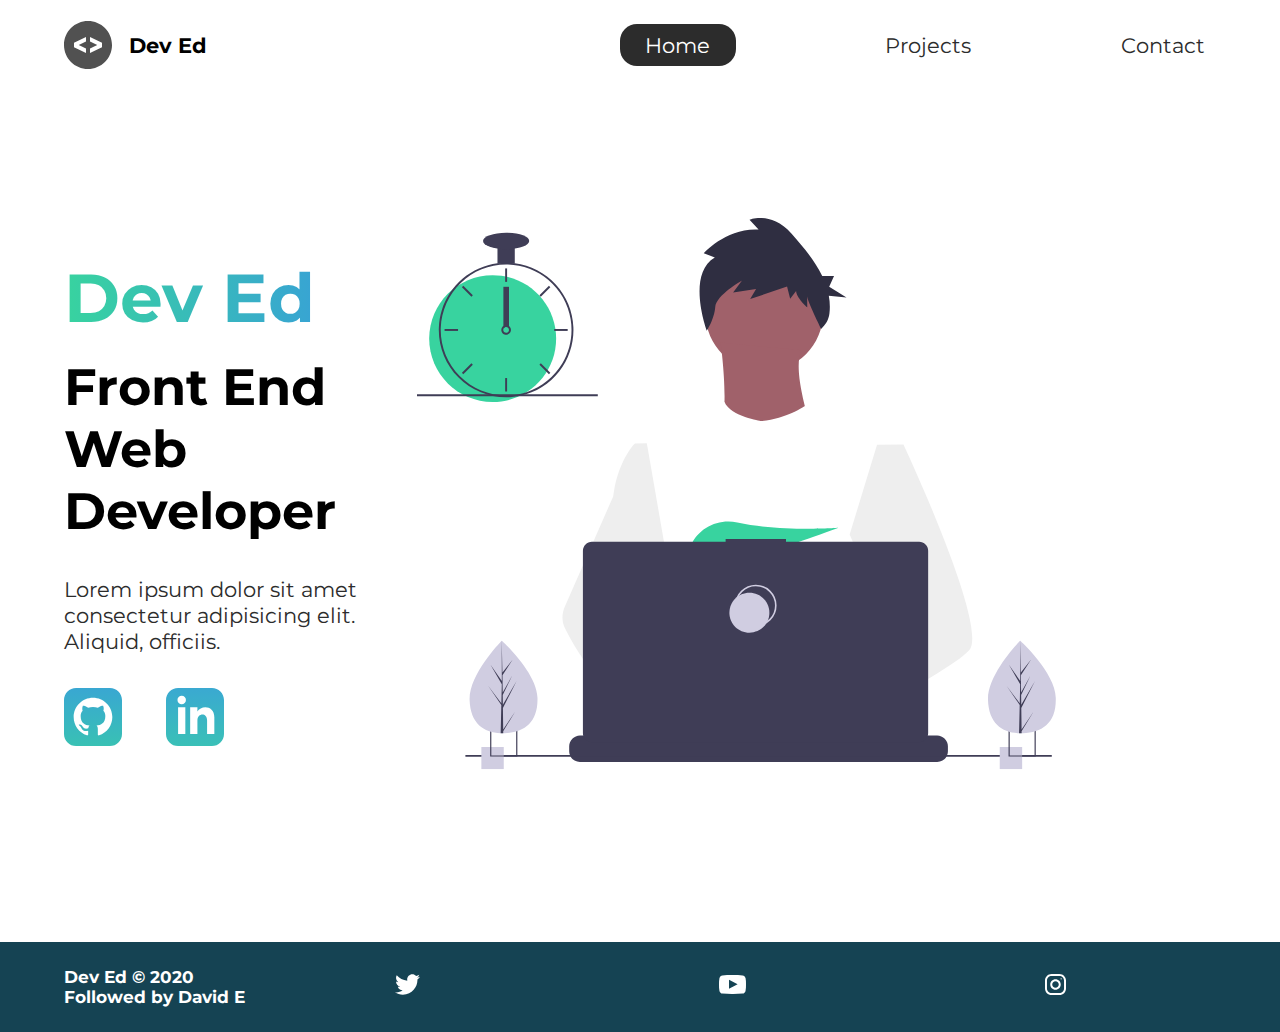
<file: index.html>
<!DOCTYPE html>
<html lang="en">
  <head>
    <meta charset="UTF-8" />
    <meta name="viewport" content="width=device-width, initial-scale=1.0" />
    <meta http-equiv="X-UA-Compatible" content="ie=edge" />
    <meta
      name="description"
      content="Dev Ed is a front end web developer who specializes in html,css"
    />
    <meta name="robots" content="index, follow" />
    <link rel="icon" href="./img/icons8-monitor-48.png" />
    <link
      href="https://fonts.googleapis.com/css2?family=Montserrat:wght@400;500&display=swap"
      rel="stylesheet"
    />
    <link rel="stylesheet" href="./styles/styles.css" />
    <title>Dev Ed | Web Developer</title>
  </head>
  <body>
    <header class="main-head">
      <nav>
        <div class="logo">
          <img src="./icons/code.svg" alt="logo" />
          <h1>Dev Ed</h1>
        </div>
        <ul>
          <li><a class="active" href="./">Home</a></li>
          <li><a href="./projects/">Projects</a></li>
          <li><a href="./contact/">Contact</a></li>
        </ul>
      </nav>
    </header>
    <section class="intro">
      <div class="intro-text">
        <h2>Dev Ed</h2>
        <h3>
          Front End Web
          <br />
          Developer
        </h3>
        <p>
          Lorem ipsum dolor sit amet consectetur adipisicing elit. Aliquid,
          officiis.
        </p>
        <div class="intro-social">
          <a href="#"
            ><img src="./icons/github.svg" alt="github-social-link"
          /></a>
          <a href="#"
            ><img src="./icons/linked-in.svg" alt="linkedin-social-link"
          /></a>
        </div>
      </div>
      <div class="intro-images">
        <svg
          width="799"
          height="690"
          viewbox="0 0 799 690"
          fill="none"
          xmlns="http://www.w3.org/2000/svg"
        >
          <g id="undraw_dev_productivity_umsq (1) 1" clip-path="url(#clip0)">
            <path
              id="Vector"
              d="M516.92 624.636C516.92 624.636 512.16 626.266 504.42 628.576C487.31 633.706 455.65 642.216 428.82 643.916C405.72 645.396 386.2 641.836 382.63 626.766C381.1 620.286 383.27 614.956 388 610.576C402.12 597.486 439 592.796 468.25 591.186C476.51 590.736 484.15 590.526 490.51 590.446C501.31 590.306 508.39 590.526 508.39 590.526L508.56 591.186L516.92 624.636Z"
              fill="#A0616A"
            />
            <path
              id="Vector_2"
              d="M436.99 672.586C418.61 695.346 342.73 647.666 316.19 629.886C310.41 626.016 306.97 623.566 306.97 623.566L331.25 591.186L338.94 580.936C338.94 580.936 345.82 584.586 355.99 590.526C356.36 590.746 356.73 590.966 357.11 591.186C365.88 596.336 376.89 603.066 388 610.576C403.33 620.946 418.83 632.776 428.82 643.916C438.59 654.806 443.08 665.036 436.99 672.586Z"
              fill="#A0616A"
            />
            <g id="me">
              <path
                id="Vector_3"
                d="M434.672 191.952C475.283 191.607 507.926 158.406 507.582 117.795C507.237 77.1832 474.036 44.5403 433.425 44.8847C392.813 45.2291 360.17 78.4303 360.515 119.042C360.859 159.653 394.06 192.296 434.672 191.952Z"
                fill="#A0616A"
              />
              <path
                id="Vector_4"
                d="M379.477 155.65C379.477 155.65 394.216 259.972 373.002 271.875C351.787 283.779 499.929 283.588 499.929 283.588C499.929 283.588 466.124 193.284 480.809 165.449L379.477 155.65Z"
                fill="#A0616A"
              />
              <path
                id="Vector_5"
                d="M608.101 283.199L596.257 339.402L571.214 458.308L570.49 464.815L562.138 540.138L556.582 590.177L552.857 623.79C528.584 636.526 510.988 645.326 510.988 645.326C510.988 645.326 509.404 637.719 506.871 627.99C489.805 633.265 458.218 642.043 431.404 643.97C441.266 654.777 445.842 664.969 439.817 672.57C421.63 695.485 345.349 648.45 318.659 630.896C318.077 635.158 317.879 639.464 318.068 643.762L297.626 628.314L299.331 592.359L302.206 531.522L305.819 455.229C304.448 451.975 303.294 448.634 302.364 445.228C295.956 423.161 288.032 379.057 281.928 342.067C277.016 312.298 273.302 287.138 272.517 281.785C272.411 281.086 272.358 280.726 272.358 280.726L384.363 230.094C392.509 248.556 429.865 253.809 429.865 253.809C460.756 251.417 484.847 234.913 484.847 234.913L608.101 283.199Z"
                fill="white"
              />
              <path
                id="Vector_6"
                d="M372.285 49.3811L358.49 43.9934C358.49 43.9934 386.969 12.1 426.99 14.513L415.635 2.22366C415.635 2.22366 443.04 -9.01799 468.283 19.6674C481.553 34.7467 496.908 52.4737 506.557 72.5077L521.281 72.3829L515.251 85.9663L536.874 99.3152L514.777 97.0719C516.155 104.471 516.421 112.034 515.566 119.511C514.683 126.991 510.928 133.835 505.094 138.598V138.598C505.094 138.598 487.743 103.449 487.696 97.9443L487.813 111.705C487.813 111.705 473.959 99.4371 473.889 91.1807L466.471 100.877L462.593 85.7717L416.475 101.301L423.87 88.8526L395.157 93.2246L406.278 77.9923C406.278 77.9923 373.932 96.1568 372.811 111.304C371.689 126.452 362.299 140.875 362.299 140.875C362.299 140.875 336.213 70.3294 372.285 49.3811Z"
                fill="#2F2E41"
              />
              <path
                id="Vector_7"
                d="M690.215 540.422C682.794 548.605 664.338 560.992 641.951 574.422C633.623 579.413 624.757 584.559 615.71 589.676C594.122 601.889 571.514 614.001 552.857 623.79C528.584 636.526 510.988 645.326 510.988 645.326C510.988 645.326 509.403 637.719 506.871 627.99C503.48 614.968 498.397 598.141 493.184 590.715C493.002 590.456 492.82 590.218 492.638 589.979C491.121 588.022 489.601 586.885 488.112 586.897L562.138 540.138L594.127 519.926L570.489 464.814L540.842 395.683L557.908 339.727L575.062 283.479L608.101 283.199C608.101 283.199 619.243 306.985 633.514 340.166C635.647 345.128 637.851 350.299 640.096 355.64C669.469 425.394 706.176 522.836 690.215 540.422Z"
                fill="#EEEEEE"
              />
              <path
                id="Vector_8"
                d="M358.123 591.2C355.41 591.212 352.702 591.456 350.029 591.928C327.074 596.073 320.47 616.94 318.659 630.896C318.077 635.158 317.879 639.464 318.068 643.761L297.626 628.314L290.178 622.687C272.316 616.628 256.353 605.733 242.483 592.84C230.449 581.456 219.634 568.849 210.213 555.223C200.831 541.793 192.448 527.692 185.134 513.034C183.094 508.943 181.977 504.454 181.864 499.884C181.751 495.314 182.644 490.775 184.48 486.588L209.154 430.327L245.218 348.098C245.471 346.146 245.752 344.237 246.059 342.371C252.995 300.511 272.367 281.786 272.367 281.786L287.286 281.659L297.778 341.932L310.813 416.815L302.364 445.227L282.839 510.845L302.205 531.522L358.123 591.2Z"
                fill="#EEEEEE"
              />
            </g>
            <path
              id="Vector_9"
              d="M372.877 415.806L385.631 430.686C390.37 429.783 395.319 428.721 400.416 427.529L396.752 415.806L405.71 426.256C459.707 412.975 526.637 387.155 526.637 387.155C526.637 387.155 454.379 392.453 400.428 380.666C376.558 375.451 351.998 387.284 342.202 409.668C336.508 422.679 337.403 433.951 357.596 433.951C364.419 433.835 371.223 433.195 377.949 432.037L372.877 415.806Z"
              fill="#38D39F"
            />
            <path
              id="Vector_10"
              d="M663.65 660.386V666.456C663.654 668.122 663.345 669.774 662.74 671.326C662.472 672.018 662.147 672.687 661.77 673.326C660.578 675.326 658.887 676.983 656.862 678.133C654.838 679.283 652.549 679.887 650.22 679.886H203.67C201.342 679.887 199.053 679.283 197.028 678.133C195.003 676.983 193.312 675.326 192.12 673.326C191.743 672.687 191.419 672.018 191.15 671.326C190.546 669.774 190.237 668.122 190.24 666.456V660.386C190.24 658.622 190.587 656.876 191.262 655.246C191.936 653.616 192.926 652.136 194.173 650.888C195.42 649.641 196.901 648.652 198.53 647.977C200.16 647.302 201.906 646.955 203.67 646.956H229.41V644.126C229.41 644.052 229.425 643.979 229.453 643.911C229.481 643.843 229.522 643.782 229.574 643.73C229.626 643.678 229.688 643.636 229.756 643.608C229.824 643.58 229.897 643.566 229.97 643.566H243.4C243.474 643.566 243.547 643.58 243.615 643.608C243.683 643.636 243.745 643.678 243.797 643.73C243.849 643.782 243.89 643.843 243.918 643.911C243.946 643.979 243.96 644.052 243.96 644.126V646.956H252.35V644.126C252.35 644.052 252.365 643.979 252.393 643.911C252.421 643.843 252.462 643.782 252.514 643.73C252.566 643.678 252.628 643.636 252.696 643.608C252.764 643.58 252.837 643.566 252.91 643.566H266.34C266.414 643.566 266.487 643.58 266.555 643.608C266.623 643.636 266.684 643.678 266.736 643.73C266.789 643.782 266.83 643.843 266.858 643.911C266.886 643.979 266.9 644.052 266.9 644.126V646.956H275.3V644.126C275.3 644.052 275.315 643.979 275.343 643.911C275.371 643.843 275.412 643.782 275.464 643.73C275.516 643.678 275.578 643.636 275.646 643.608C275.714 643.58 275.787 643.566 275.86 643.566H289.29C289.364 643.566 289.437 643.58 289.505 643.608C289.573 643.636 289.634 643.678 289.686 643.73C289.739 643.782 289.78 643.843 289.808 643.911C289.836 643.979 289.85 644.052 289.85 644.126V646.956H298.24V644.126C298.24 644.052 298.255 643.979 298.283 643.911C298.311 643.843 298.352 643.782 298.404 643.73C298.456 643.678 298.518 643.636 298.586 643.608C298.654 643.58 298.727 643.566 298.8 643.566H312.23C312.304 643.566 312.377 643.58 312.445 643.608C312.513 643.636 312.574 643.678 312.626 643.73C312.678 643.782 312.72 643.843 312.748 643.911C312.776 643.979 312.79 644.052 312.79 644.126V646.956H321.18V644.126C321.18 644.052 321.194 643.979 321.223 643.911C321.251 643.843 321.292 643.782 321.344 643.73C321.396 643.678 321.458 643.636 321.526 643.608C321.594 643.58 321.667 643.566 321.74 643.566H335.17C335.244 643.566 335.317 643.58 335.385 643.608C335.453 643.636 335.514 643.678 335.566 643.73C335.618 643.782 335.66 643.843 335.688 643.911C335.716 643.979 335.73 644.052 335.73 644.126V646.956H344.13V644.126C344.13 644.052 344.145 643.979 344.173 643.911C344.201 643.843 344.242 643.782 344.294 643.73C344.346 643.678 344.408 643.636 344.476 643.608C344.544 643.58 344.617 643.566 344.69 643.566H358.12C358.194 643.566 358.267 643.58 358.335 643.608C358.403 643.636 358.464 643.678 358.516 643.73C358.569 643.782 358.61 643.843 358.638 643.911C358.666 643.979 358.68 644.052 358.68 644.126V646.956H367.07V644.126C367.07 644.052 367.085 643.979 367.113 643.911C367.141 643.843 367.182 643.782 367.234 643.73C367.286 643.678 367.348 643.636 367.416 643.608C367.484 643.58 367.557 643.566 367.63 643.566H472.83C472.904 643.566 472.977 643.58 473.045 643.608C473.113 643.636 473.174 643.678 473.227 643.73C473.279 643.782 473.32 643.843 473.348 643.911C473.376 643.979 473.39 644.052 473.39 644.126V646.956H481.79V644.126C481.79 644.052 481.804 643.979 481.833 643.911C481.861 643.843 481.902 643.782 481.954 643.73C482.006 643.678 482.068 643.636 482.136 643.608C482.204 643.58 482.277 643.566 482.35 643.566H495.78C495.928 643.567 496.07 643.627 496.175 643.732C496.279 643.836 496.339 643.978 496.34 644.126V646.956H504.73V644.126C504.73 644.052 504.745 643.979 504.773 643.911C504.801 643.843 504.842 643.782 504.894 643.73C504.946 643.678 505.008 643.636 505.076 643.608C505.144 643.58 505.217 643.566 505.29 643.566H518.72C518.794 643.566 518.867 643.58 518.935 643.608C519.003 643.636 519.065 643.678 519.117 643.73C519.169 643.782 519.21 643.843 519.238 643.911C519.266 643.979 519.28 644.052 519.28 644.126V646.956H527.67V644.126C527.67 644.052 527.685 643.979 527.713 643.911C527.741 643.843 527.782 643.782 527.834 643.73C527.886 643.678 527.948 643.636 528.016 643.608C528.084 643.58 528.157 643.566 528.23 643.566H541.66C541.734 643.566 541.807 643.58 541.875 643.608C541.943 643.636 542.005 643.678 542.057 643.73C542.109 643.782 542.15 643.843 542.178 643.911C542.206 643.979 542.22 644.052 542.22 644.126V646.956H550.62V644.126C550.62 644.052 550.635 643.979 550.663 643.911C550.691 643.843 550.732 643.782 550.784 643.73C550.836 643.678 550.898 643.636 550.966 643.608C551.034 643.58 551.107 643.566 551.18 643.566H564.61C564.757 643.568 564.898 643.628 565.001 643.733C565.104 643.837 565.161 643.979 565.16 644.126V646.956H573.56V644.126C573.56 644.052 573.575 643.979 573.603 643.911C573.631 643.843 573.672 643.782 573.724 643.73C573.776 643.678 573.838 643.636 573.906 643.608C573.974 643.58 574.047 643.566 574.12 643.566H587.55C587.624 643.566 587.697 643.58 587.765 643.608C587.833 643.636 587.895 643.678 587.947 643.73C587.999 643.782 588.04 643.843 588.068 643.911C588.096 643.979 588.11 644.052 588.11 644.126V646.956H596.5V644.126C596.5 644.052 596.515 643.979 596.543 643.911C596.571 643.843 596.612 643.782 596.664 643.73C596.716 643.678 596.778 643.636 596.846 643.608C596.914 643.58 596.987 643.566 597.06 643.566H610.49C610.564 643.566 610.637 643.58 610.705 643.608C610.773 643.636 610.835 643.678 610.887 643.73C610.939 643.782 610.98 643.843 611.008 643.911C611.036 643.979 611.05 644.052 611.05 644.126V646.956H650.22C651.984 646.955 653.731 647.302 655.36 647.977C656.99 648.652 658.471 649.641 659.718 650.888C660.965 652.136 661.954 653.616 662.629 655.246C663.304 656.876 663.651 658.622 663.65 660.386Z"
              fill="#3F3D56"
            />
            <path
              id="Vector_11"
              d="M793.5 671.326H60.5V673.326H793.5V671.326Z"
              fill="#3F3D56"
            />
            <path
              id="Vector_12"
              d="M627.694 404.757H461.251V401.326H385.78V404.757H218.651C215.665 404.757 212.801 405.943 210.69 408.054C208.578 410.166 207.392 413.029 207.392 416.015V643.927C207.392 646.913 208.578 649.776 210.69 651.888C212.801 653.999 215.665 655.185 218.651 655.185H627.694C630.68 655.185 633.544 653.999 635.655 651.888C637.767 649.776 638.953 646.913 638.953 643.927V416.015C638.953 414.537 638.662 413.073 638.096 411.707C637.53 410.341 636.701 409.1 635.655 408.054C634.61 407.009 633.369 406.18 632.003 405.614C630.637 405.048 629.173 404.757 627.694 404.757Z"
              fill="#3F3D56"
            />
            <path
              id="Vector_13"
              d="M423.5 509.326C437.307 509.326 448.5 498.133 448.5 484.326C448.5 470.519 437.307 459.326 423.5 459.326C409.693 459.326 398.5 470.519 398.5 484.326C398.5 498.133 409.693 509.326 423.5 509.326Z"
              stroke="#D0CDE1"
              stroke-width="2"
              stroke-miterlimit="10"
            />
            <path
              id="Vector_14"
              d="M415.5 518.326C429.307 518.326 440.5 507.133 440.5 493.326C440.5 479.519 429.307 468.326 415.5 468.326C401.693 468.326 390.5 479.519 390.5 493.326C390.5 507.133 401.693 518.326 415.5 518.326Z"
              fill="#D0CDE1"
            />
            <path
              id="Vector_15"
              d="M108.446 661.223H80.4463V689.223H108.446V661.223Z"
              fill="#D0CDE1"
            />
            <path
              id="Vector_16"
              d="M91.4502 639.223V673.223H125.45V639.223H91.4502ZM123.97 671.743H92.9202V640.703H123.97V671.743Z"
              fill="#3F3D56"
            />
            <path
              id="Vector_17"
              d="M756.446 661.223H728.446V689.223H756.446V661.223Z"
              fill="#D0CDE1"
            />
            <path
              id="Vector_18"
              d="M739.45 639.223V673.223H773.45V639.223H739.45ZM771.97 671.743H740.92V640.703H771.97V671.743Z"
              fill="#3F3D56"
            />
            <path
              id="Vector_19"
              d="M94.5802 230.113C138.399 230.113 173.921 194.592 173.921 150.773C173.921 106.955 138.399 71.4326 94.5802 71.4326C50.7617 71.4326 15.2397 106.955 15.2397 150.773C15.2397 194.592 50.7617 230.113 94.5802 230.113Z"
              fill="#38D39F"
            />
            <path
              id="Vector_20"
              d="M122.229 56.4899C115.045 55.5763 107.774 55.5763 100.59 56.4899C84.586 58.5913 69.5203 65.2398 57.181 75.6465C44.8417 86.0532 35.7467 99.7813 30.9754 115.202C28.8053 122.229 27.5764 129.514 27.3208 136.864C27.2848 137.886 27.2607 138.92 27.2607 139.954C27.283 162.264 36.1559 183.655 51.932 199.431C67.7082 215.207 89.0989 224.08 111.41 224.103C113.201 224.103 114.992 224.042 116.759 223.934C120.907 223.674 125.03 223.103 129.093 222.227C148.495 218.055 165.798 207.161 177.947 191.468C190.095 175.776 196.308 156.295 195.487 136.467C194.665 116.638 186.863 97.738 173.459 83.1039C160.054 68.4698 141.909 59.0435 122.229 56.4899H122.229ZM137.748 217.347H137.736C130.959 219.659 123.905 221.062 116.759 221.518C114.992 221.638 113.201 221.698 111.41 221.698C89.7377 221.672 68.961 213.051 53.6367 197.727C38.3123 182.402 29.6914 161.626 29.6649 139.954C29.6649 138.92 29.689 137.886 29.725 136.864C30.5514 115.744 39.5156 95.7617 54.7411 81.1008C69.9666 66.44 90.273 58.237 111.41 58.2089C130.776 58.21 149.513 65.0865 164.283 77.6131C179.052 90.1398 188.895 107.503 192.057 126.61C195.219 145.716 191.496 165.325 181.55 181.942C171.604 198.559 156.081 211.106 137.748 217.347H137.748Z"
              fill="#3F3D56"
            />
            <path
              id="Vector_21"
              d="M112.612 63.0176H110.208V79.8474H112.612V63.0176Z"
              fill="#3F3D56"
            />
            <path
              id="Vector_22"
              d="M57.8578 84.7018L56.1577 86.4019L68.0582 98.3023L69.7582 96.6022L57.8578 84.7018Z"
              fill="#3F3D56"
            />
            <path
              id="Vector_23"
              d="M34.4736 138.751V141.156H51.3034V138.751H34.4736Z"
              fill="#3F3D56"
            />
            <path
              id="Vector_24"
              d="M56.1578 193.506L57.8579 195.206L69.7584 183.306L68.0583 181.606L56.1578 193.506Z"
              fill="#3F3D56"
            />
            <path
              id="Vector_25"
              d="M153.062 96.6022L154.762 98.3022L166.662 86.4018L164.962 84.7017L153.062 96.6022Z"
              fill="#3F3D56"
            />
            <path
              id="Vector_26"
              d="M171.516 138.751V141.156H188.346V138.751H171.516Z"
              fill="#3F3D56"
            />
            <path
              id="Vector_27"
              d="M154.762 181.605L153.062 183.305L164.962 195.206L166.662 193.506L154.762 181.605Z"
              fill="#3F3D56"
            />
            <path
              id="Vector_28"
              d="M112.612 200.06H110.208V216.89H112.612V200.06Z"
              fill="#3F3D56"
            />
            <path
              id="Vector_29"
              d="M115.016 135.145C113.976 134.365 112.711 133.943 111.41 133.943C110.11 133.943 108.844 134.365 107.804 135.145C107.091 135.686 106.505 136.375 106.085 137.165C105.552 138.181 105.322 139.329 105.421 140.473C105.52 141.616 105.944 142.707 106.644 143.617C107.343 144.527 108.288 145.218 109.368 145.608C110.447 145.997 111.616 146.07 112.735 145.817C113.855 145.564 114.878 144.996 115.685 144.179C116.492 143.363 117.048 142.333 117.288 141.21C117.528 140.088 117.441 138.92 117.039 137.846C116.636 136.771 115.935 135.834 115.017 135.145H115.016ZM111.41 143.56C110.454 143.557 109.539 143.176 108.863 142.501C108.187 141.825 107.807 140.909 107.804 139.954C107.808 139.224 108.03 138.513 108.441 137.91C108.793 137.4 109.271 136.989 109.828 136.718C110.386 136.446 111.004 136.323 111.623 136.361C112.241 136.398 112.84 136.594 113.361 136.931C113.881 137.267 114.307 137.732 114.595 138.281C114.883 138.83 115.025 139.444 115.007 140.063C114.989 140.683 114.811 141.287 114.491 141.818C114.17 142.349 113.719 142.788 113.179 143.093C112.639 143.398 112.03 143.559 111.41 143.56V143.56Z"
              fill="#3F3D56"
            />
            <path
              id="Vector_30"
              d="M122.229 35.3687H100.591V57.007H122.229V35.3687Z"
              fill="#3F3D56"
            />
            <path
              id="Vector_31"
              d="M111.41 38.9748C127.344 38.9748 140.261 34.4 140.261 28.7567C140.261 23.1134 127.344 18.5386 111.41 18.5386C95.4757 18.5386 82.5586 23.1134 82.5586 28.7567C82.5586 34.4 95.4757 38.9748 111.41 38.9748Z"
              fill="#3F3D56"
            />
            <path id="clock-arrow" d="M115 86H108V135H115V86Z" fill="#3F3D56" />
            <path
              id="Vector_32"
              d="M226 220.44H0V222.844H226V220.44Z"
              fill="#3F3D56"
            />
            <g id="plant-left">
              <path
                id="Vector_33"
                d="M150.594 599.754C151.527 631.704 132.858 643.413 109.43 644.097C108.886 644.113 108.344 644.123 107.805 644.126C106.719 644.135 105.643 644.117 104.577 644.072C83.3891 643.193 66.6172 631.945 65.7495 602.232C64.8515 571.482 103.018 531.529 105.882 528.574L105.887 528.571C105.996 528.458 106.052 528.402 106.052 528.402C106.052 528.402 149.661 567.807 150.594 599.754Z"
                fill="#D0CDE1"
              />
              <path
                id="Vector_34"
                d="M107.744 639.255L122.626 617.124L107.774 641.636L107.805 644.126C106.719 644.135 105.643 644.117 104.577 644.072L105.315 612.06L105.295 611.813L105.322 611.766L105.393 608.741L89.0952 585.078L105.374 606.477L105.432 607.116L105.989 582.93L91.9122 558.397L106.029 578.681L105.882 528.574L105.882 528.407L105.887 528.571L106.821 568.062L119.651 552.021L106.863 571.464L107.143 593.098L118.949 571.984L107.187 596.279L107.343 608.308L124.512 578.897L107.395 612.505L107.744 639.255Z"
                fill="#3F3D56"
              />
            </g>
            <g id="plant-right">
              <path
                id="Vector_35"
                d="M798.594 599.754C799.527 631.704 780.858 643.413 757.43 644.097C756.886 644.113 756.344 644.123 755.805 644.126C754.719 644.135 753.643 644.117 752.577 644.072C731.389 643.193 714.617 631.945 713.749 602.232C712.851 571.482 751.018 531.529 753.882 528.574L753.887 528.571C753.996 528.458 754.052 528.402 754.052 528.402C754.052 528.402 797.661 567.807 798.594 599.754Z"
                fill="#D0CDE1"
              />
              <path
                id="Vector_36"
                d="M755.744 639.255L770.626 617.124L755.774 641.636L755.805 644.126C754.719 644.135 753.643 644.117 752.577 644.072L753.315 612.06L753.295 611.813L753.323 611.766L753.393 608.741L737.095 585.078L753.374 606.477L753.432 607.116L753.989 582.93L739.912 558.397L754.029 578.681L753.882 528.574L753.882 528.407L753.887 528.571L754.821 568.062L767.651 552.021L754.864 571.464L755.143 593.098L766.949 571.984L755.187 596.279L755.343 608.308L772.512 578.897L755.395 612.505L755.744 639.255Z"
                fill="#3F3D56"
              />
            </g>
          </g>
          <defs>
            <clipPath id="clip0">
              <rect width="798.627" height="689.223" fill="white" />
            </clipPath>
          </defs>
        </svg>
        <img src="./img/splash.svg" alt="" class="splash" />
      </div>
    </section>
    <footer>
      <div class="footer-text">
        <h4>Dev Ed &copy; 2020</h4>
        <h4>Followed by David E</h4>
      </div>
      <ul>
        <li>
          <a href="https://twitter.com/Mevorah_DE" title="twitter-social-media"
            ><img src="./icons/twitter 1.svg" alt="twitter-social-media"
          /></a>
        </li>
        <li>
          <a
            href="https://www.youtube.com/user/demev7488"
            title="youtube-social-media"
            ><img src="./icons/youtube-symbol 1.svg" alt="youtube-social-media"
          /></a>
        </li>
        <li>
          <a
            href="https://www.instagram.com/demev7488/"
            title="instagram-social-media"
            ><img src="./icons/instagram 1.svg" alt="instagram-social-media"
          /></a>
        </li>
      </ul>
    </footer>
  </body>
</html>
</file>
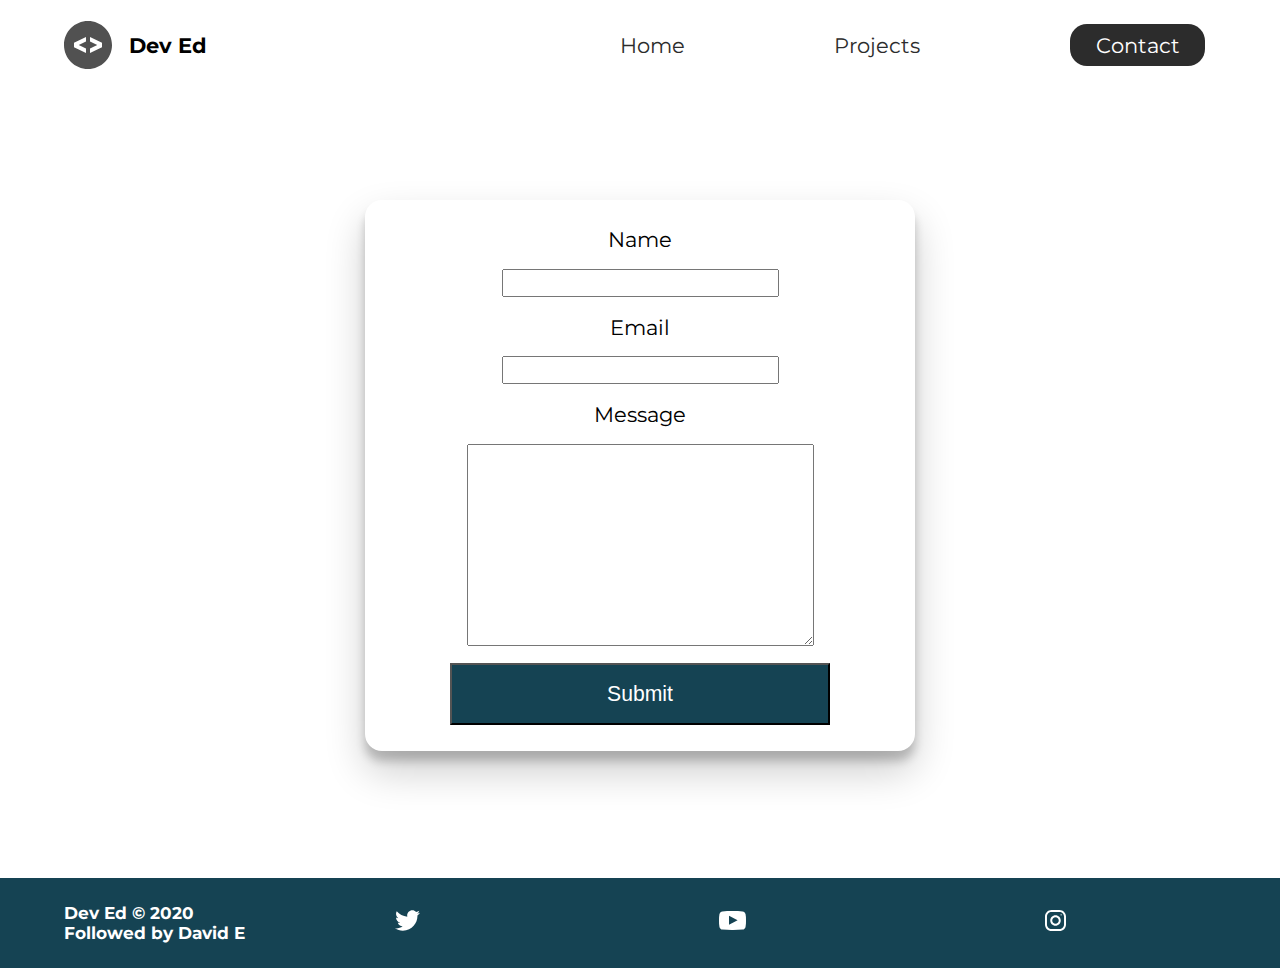
<file: contact/index.html>
<!DOCTYPE html>
<html lang="en">
  <head>
    <meta charset="UTF-8" />
    <meta name="viewport" content="width=device-width, initial-scale=1.0" />
    <meta http-equiv="X-UA-Compatible" content="ie=edge" />
    <meta
      name="description"
      content="Dev Ed is a front end web developer who specializes in html,css"
    />
    <meta name="robots" content="index, follow" />
    <link rel="icon" href="../img/icons8-monitor-48.png" />
    <link
      href="https://fonts.googleapis.com/css2?family=Montserrat:wght@400;500&display=swap"
      rel="stylesheet"
    />
    <link rel="stylesheet" href="../styles/styles.css" />
    <title>Dev Ed | Web Developer</title>
  </head>
  <body>
    <header class="main-head">
      <nav>
        <div class="logo">
          <img src="../icons/code.svg" alt="logo" />
          <h1>Dev Ed</h1>
        </div>
        <ul>
          <li><a href="../index.html">Home</a></li>
          <li><a href="../projects/">Projects</a></li>
          <li><a class="active" href="./index.html">Contact</a></li>
        </ul>
      </nav>
    </header>
    <section class="form-section">
      <form action="https://formspree.io/xleppalq" method="POST">
        <label for="name">Name</label>
        <input type="text" name="name" id="name" required />
        <label for="email">Email</label>
        <input type="email" name="_replyto" id="email" required />
        <label for="message">Message</label>
        <textarea name="message" id="message" cols="30" rows="10"></textarea>
        <button type="submit" value="Send">Submit</button>
      </form>
    </section>
    <footer>
      <div class="footer-text">
        <h4>Dev Ed &copy; 2020</h4>
        <h4>Followed by David E</h4>
      </div>
      <ul>
        <li>
          <a href="https://twitter.com/Mevorah_DE" title="twitter-social-media"
            ><img src="../icons/twitter 1.svg" alt="twitter-social-media"
          /></a>
        </li>
        <li>
          <a
            href="https://www.youtube.com/user/demev7488"
            title="youtube-social-media"
            ><img
              src="../icons/youtube-symbol 1.svg"
              alt="youtube-social-media"
          /></a>
        </li>
        <li>
          <a
            href="https://www.instagram.com/demev7488/"
            title="instagram-social-media"
            ><img src="../icons/instagram 1.svg" alt="instagram-social-media"
          /></a>
        </li>
      </ul>
    </footer>
  </body>
</html>
</file>
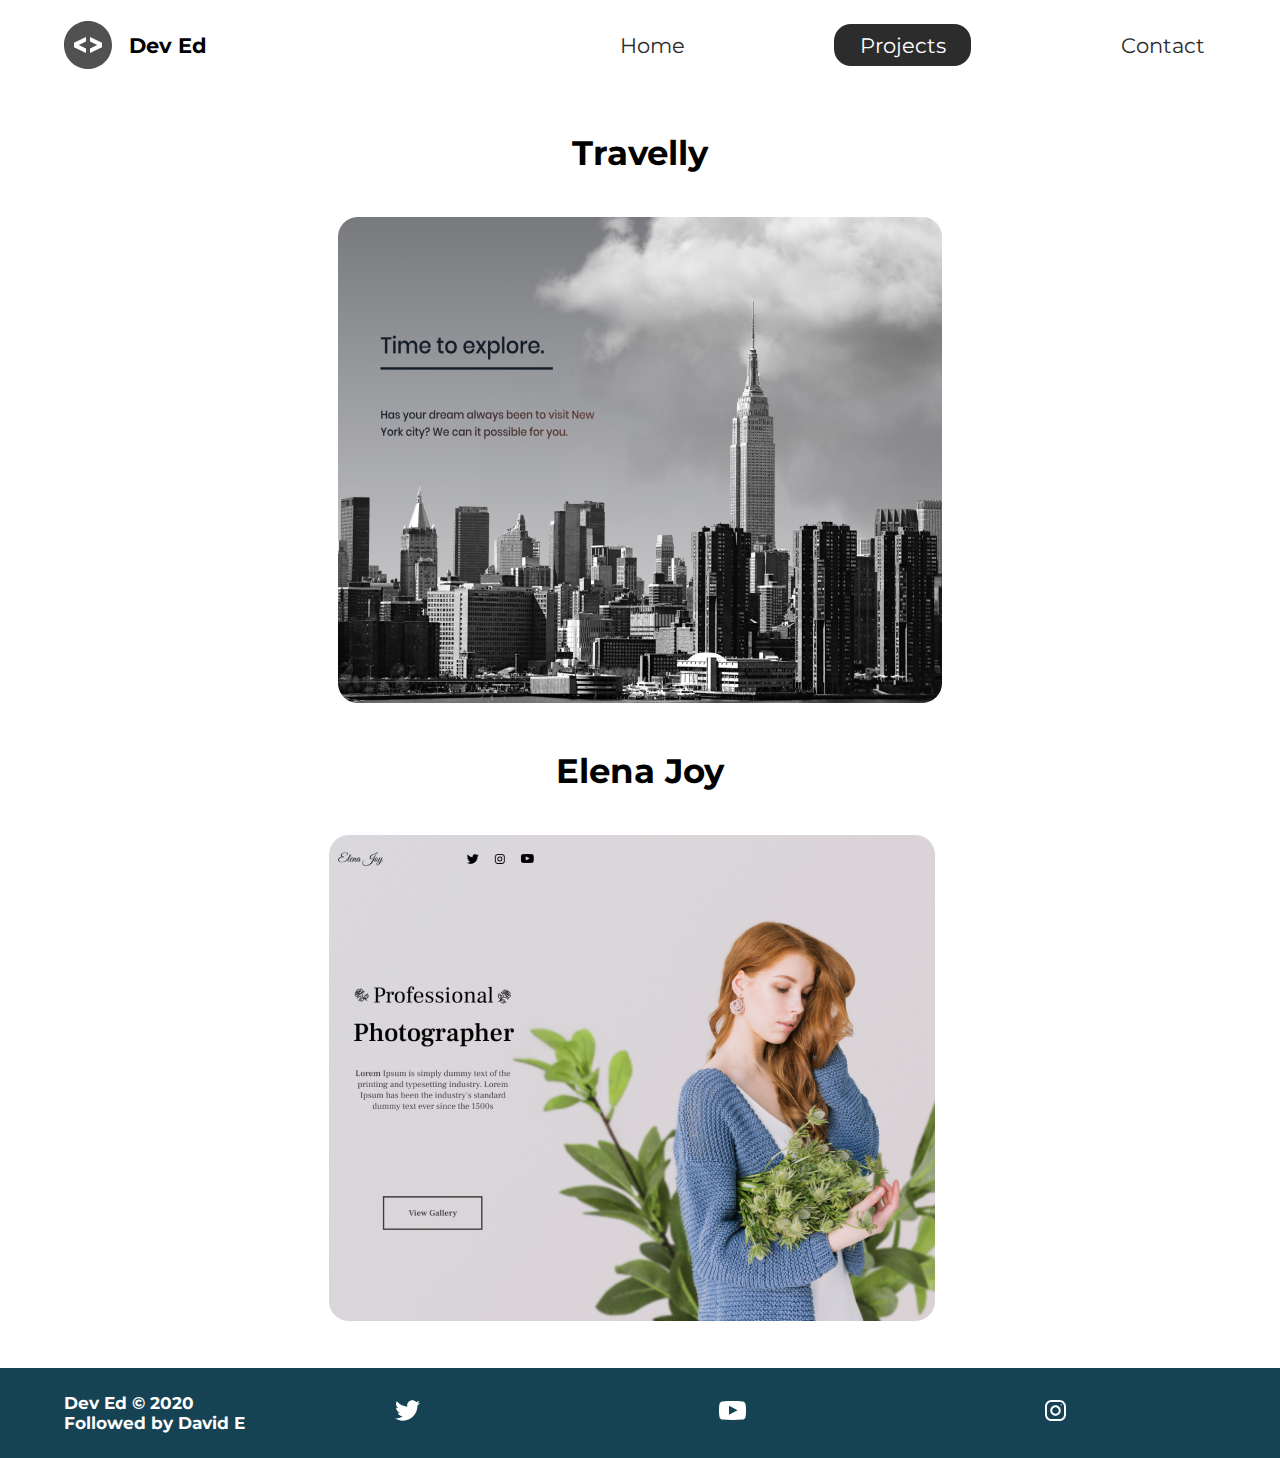
<file: projects/index.html>
<!DOCTYPE html>
<html lang="en">
  <head>
    <meta charset="UTF-8" />
    <meta name="viewport" content="width=device-width, initial-scale=1.0" />
    <meta http-equiv="X-UA-Compatible" content="ie=edge" />
    <meta
      name="description"
      content="Dev Ed is a front end web developer who specializes in html,css"
    />
    <meta name="robots" content="index, follow" />
    <link rel="icon" href="../img/icons8-monitor-48.png" />
    <link
      href="https://fonts.googleapis.com/css2?family=Montserrat:wght@400;500&display=swap"
      rel="stylesheet"
    />
    <link rel="stylesheet" href="../styles/styles.css" />
    <title>Dev Ed | Web Developer</title>
  </head>
  <body>
    <header class="main-head">
      <nav>
        <div class="logo">
          <img src="../icons/code.svg" alt="logo" />
          <h1>Dev Ed</h1>
        </div>
        <ul>
          <li><a href="../index.html">Home</a></li>
          <li><a class="active" href="./index.html">Projects</a></li>
          <li><a href="../contact/">Contact</a></li>
        </ul>
      </nav>
    </header>
    <section class="projects">
      <div class="travelly">
        <h2>Travelly</h2>
        <a href="https://mevorahde.github.io/TravelWebsite/"
          ><img src="../img/travelly.jpg" alt="travelly-projects"
        /></a>
      </div>
      <div class="elena">
        <h2>Elena Joy</h2>
        <a href="https://mevorahde.github.io/PhotoWebsite/"
          ><img src="../img/elena-joy.jpg" alt="elena-projects"
        /></a>
      </div>
    </section>
    <footer>
      <div class="footer-text">
        <h4>Dev Ed &copy; 2020</h4>
        <h4>Followed by David E</h4>
      </div>
      <ul>
        <li>
          <a href="https://twitter.com/Mevorah_DE" title="twitter-social-media"
            ><img src="../icons/twitter 1.svg" alt="twitter-social-media"
          /></a>
        </li>
        <li>
          <a
            href="https://www.youtube.com/user/demev7488"
            title="youtube-social-media"
            ><img
              src="../icons/youtube-symbol 1.svg"
              alt="youtube-social-media"
          /></a>
        </li>
        <li>
          <a
            href="https://www.instagram.com/demev7488/"
            title="instagram-social-media"
            ><img src="../icons/instagram 1.svg" alt="instagram-social-media"
          /></a>
        </li>
      </ul>
    </footer>
  </body>
</html>
</file>
<file: styles/styles.css>
/* Global Styles */
* {
  margin: 0;
  padding: 0;
  -webkit-box-sizing: border-box;
          box-sizing: border-box;
}

html {
  font-size: 62.5%;
}

body {
  font-family: "Montserrat", sans-serif;
}

h1 {
  font-size: 2.5rem;
}

li,
button,
label,
input,
a,
p {
  font-size: 2.5rem;
}

h2 {
  font-size: 4rem;
}

h3 {
  font-size: 2.5rem;
}

h4,
h5 {
  font-size: 2rem;
}

ul {
  list-style: none;
}

a {
  text-decoration: none;
  color: #2c2c2c;
}

.main-head {
  width: 95%;
  margin: 0 0 0 auto;
}

nav {
  display: -webkit-box;
  display: -ms-flexbox;
  display: flex;
  -webkit-box-pack: justify;
      -ms-flex-pack: justify;
          justify-content: space-between;
  -webkit-box-align: center;
      -ms-flex-align: center;
          align-items: center;
  -webkit-box-orient: horizontal;
  -webkit-box-direction: normal;
      -ms-flex-direction: row;
          flex-direction: row;
  min-height: 10vh;
  width: 60%;
  -ms-flex-wrap: wrap;
      flex-wrap: wrap;
}

nav .logo {
  display: -webkit-box;
  display: -ms-flexbox;
  display: flex;
  -webkit-box-pack: start;
      -ms-flex-pack: start;
          justify-content: flex-start;
  -webkit-box-align: center;
      -ms-flex-align: center;
          align-items: center;
  -webkit-box-orient: horizontal;
  -webkit-box-direction: normal;
      -ms-flex-direction: row;
          flex-direction: row;
  -webkit-box-flex: 1;
      -ms-flex: 1 1 10rem;
          flex: 1 1 10rem;
}

nav .logo h1 {
  margin: 2rem;
}

nav ul {
  display: -webkit-box;
  display: -ms-flexbox;
  display: flex;
  -ms-flex-pack: distribute;
      justify-content: space-around;
  -webkit-box-align: center;
      -ms-flex-align: center;
          align-items: center;
  -webkit-box-orient: horizontal;
  -webkit-box-direction: normal;
      -ms-flex-direction: row;
          flex-direction: row;
  -webkit-box-flex: 1;
      -ms-flex: 1 1 40rem;
          flex: 1 1 40rem;
}

.intro {
  min-height: 90vh;
  width: 90%;
  margin: auto;
  -ms-flex-wrap: wrap;
      flex-wrap: wrap;
  display: -webkit-box;
  display: -ms-flexbox;
  display: flex;
  -webkit-box-pack: justify;
      -ms-flex-pack: justify;
          justify-content: space-between;
  -webkit-box-align: center;
      -ms-flex-align: center;
          align-items: center;
  -webkit-box-orient: horizontal;
  -webkit-box-direction: normal;
      -ms-flex-direction: row;
          flex-direction: row;
}

.intro h2 {
  font-size: 8rem;
  padding-top: 2rem;
  background: -webkit-gradient(linear, left top, right top, from(#38d39f), to(#38a4d3));
  background: linear-gradient(left, #38d39f, #38a4d3);
  display: inline-block;
  -webkit-text-fill-color: transparent;
  -webkit-background-clip: text;
}

.intro h3 {
  font-size: 6rem;
  padding: 2rem 0rem;
}

.intro p {
  padding-top: 2rem;
  color: #2c2c2c;
}

.splash {
  position: absolute;
  top: 0%;
  right: 0%;
  height: 100%;
  z-index: -1;
}

.intro-social {
  margin-top: 4rem;
}

.intro-social a {
  margin-right: 5rem;
}

.active {
  background: #2c2c2c;
  color: white;
  padding: 1rem 3rem;
  border-radius: 2rem;
  -webkit-border-radius: 2rem;
  -moz-border-radius: 2rem;
  -ms-border-radius: 2rem;
  -o-border-radius: 2rem;
}

.intro-text,
.into-images {
  -webkit-box-flex: 1;
      -ms-flex: 1 1 40rem;
          flex: 1 1 40rem;
}

#plant-left {
  animation: plant 1.5s ease infinite alternate;
  -webkit-animation: plant 1.5s ease infinite alternate;
}

#plant-right {
  animation: plant 1.5s ease infinite alternate;
  -webkit-animation: plant 1.5s ease infinite alternate 0.5s;
}

@-webkit-keyframes plant {
  from {
    transform: translateY(0%);
    -webkit-transform: translateY(0%);
    -moz-transform: translateY(0%);
    -ms-transform: translateY(0%);
    -o-transform: translateY(0%);
  }
  to {
    transform: translateY(-30%);
    -webkit-transform: translateY(-30%);
    -moz-transform: translateY(-30%);
    -ms-transform: translateY(-30%);
    -o-transform: translateY(-30%);
  }
}

@keyframes plant {
  from {
    transform: translateY(0%);
    -webkit-transform: translateY(0%);
    -moz-transform: translateY(0%);
    -ms-transform: translateY(0%);
    -o-transform: translateY(0%);
  }
  to {
    transform: translateY(-30%);
    -webkit-transform: translateY(-30%);
    -moz-transform: translateY(-30%);
    -ms-transform: translateY(-30%);
    -o-transform: translateY(-30%);
  }
}

#me {
  animation: me 1s ease infinite alternate;
  -webkit-animation: me 1s ease infinite alternate;
  -webkit-transform-origin: bottom;
          transform-origin: bottom;
}

@-webkit-keyframes me {
  from {
    transform: rotateZ(-2.5deg);
    -webkit-transform: rotateZ(-2.5deg);
    -moz-transform: rotateZ(-2.5deg);
    -ms-transform: rotateZ(-2.5deg);
    -o-transform: rotateZ(-2.5deg);
  }
  to {
    transform: rotateZ(2.5deg);
    -webkit-transform: rotateZ(2.5deg);
    -moz-transform: rotateZ(2.5deg);
    -ms-transform: rotateZ(2.5deg);
    -o-transform: rotateZ(2.5deg);
  }
}

@keyframes me {
  from {
    transform: rotateZ(-2.5deg);
    -webkit-transform: rotateZ(-2.5deg);
    -moz-transform: rotateZ(-2.5deg);
    -ms-transform: rotateZ(-2.5deg);
    -o-transform: rotateZ(-2.5deg);
  }
  to {
    transform: rotateZ(2.5deg);
    -webkit-transform: rotateZ(2.5deg);
    -moz-transform: rotateZ(2.5deg);
    -ms-transform: rotateZ(2.5deg);
    -o-transform: rotateZ(2.5deg);
  }
}

#clock-arrow {
  animation: clock 3s infinite linear;
  -webkit-animation: clock 3s infinite linear;
  transform-box: fill-box;
  -webkit-transform-origin: bottom;
          transform-origin: bottom;
}

@-webkit-keyframes clock {
  from {
    transform: rotateZ(0deg);
    -webkit-transform: rotateZ(0deg);
    -moz-transform: rotateZ(0deg);
    -ms-transform: rotateZ(0deg);
    -o-transform: rotateZ(0deg);
  }
  to {
    transform: rotateZ(360deg);
    -webkit-transform: rotateZ(360deg);
    -moz-transform: rotateZ(360deg);
    -ms-transform: rotateZ(360deg);
    -o-transform: rotateZ(360deg);
  }
}

@keyframes clock {
  from {
    transform: rotateZ(0deg);
    -webkit-transform: rotateZ(0deg);
    -moz-transform: rotateZ(0deg);
    -ms-transform: rotateZ(0deg);
    -o-transform: rotateZ(0deg);
  }
  to {
    transform: rotateZ(360deg);
    -webkit-transform: rotateZ(360deg);
    -moz-transform: rotateZ(360deg);
    -ms-transform: rotateZ(360deg);
    -o-transform: rotateZ(360deg);
  }
}

.projects {
  width: 90%;
  margin: auto;
  min-height: 90vh;
  display: -webkit-box;
  display: -ms-flexbox;
  display: flex;
  -webkit-box-pack: start;
      -ms-flex-pack: start;
          justify-content: flex-start;
  -webkit-box-align: center;
      -ms-flex-align: center;
          align-items: center;
  -webkit-box-orient: horizontal;
  -webkit-box-direction: normal;
      -ms-flex-direction: row;
          flex-direction: row;
  text-align: center;
  -ms-flex-wrap: wrap;
      flex-wrap: wrap;
}

.projects h2 {
  margin: 5rem;
}

.travelly,
.elena {
  -webkit-box-flex: 1;
      -ms-flex: 1 1 40rem;
          flex: 1 1 40rem;
}

.form-section {
  min-height: 80vh;
  margin-top: 3rem;
  display: -webkit-box;
  display: -ms-flexbox;
  display: flex;
  -webkit-box-pack: center;
      -ms-flex-pack: center;
          justify-content: center;
  -webkit-box-align: center;
      -ms-flex-align: center;
          align-items: center;
  -webkit-box-orient: horizontal;
  -webkit-box-direction: normal;
      -ms-flex-direction: row;
          flex-direction: row;
}

.form-section form {
  padding: 3rem 10rem;
  -webkit-box-shadow: 0px 10px 10px rgba(0, 0, 0, 0.2), 0px 20px 40px rgba(0, 0, 0, 0.2);
          box-shadow: 0px 10px 10px rgba(0, 0, 0, 0.2), 0px 20px 40px rgba(0, 0, 0, 0.2);
  display: -webkit-box;
  display: -ms-flexbox;
  display: flex;
  -webkit-box-pack: center;
      -ms-flex-pack: center;
          justify-content: center;
  -webkit-box-align: center;
      -ms-flex-align: center;
          align-items: center;
  -webkit-box-orient: vertical;
  -webkit-box-direction: normal;
      -ms-flex-direction: column;
          flex-direction: column;
  border-radius: 2rem;
}

.form-section form input,
.form-section form textarea {
  margin: 2rem;
}

.form-section form input:focus,
.form-section form textarea:focus {
  outline: 2px solid black;
}

.form-section form textarea {
  font-family: "Montserrat", sans-serif;
  font-size: 2rem;
}

.form-section form button {
  width: 100%;
  padding: 2rem;
  background-color: #154353;
  color: white;
}

.form-section form button:focus {
  background: #33696b;
}

footer {
  background: #154353;
  color: white;
  min-height: 10vh;
  padding: 0% 5%;
  display: -webkit-box;
  display: -ms-flexbox;
  display: flex;
  -webkit-box-pack: start;
      -ms-flex-pack: start;
          justify-content: flex-start;
  -webkit-box-align: center;
      -ms-flex-align: center;
          align-items: center;
  -webkit-box-orient: horizontal;
  -webkit-box-direction: normal;
      -ms-flex-direction: row;
          flex-direction: row;
  margin-top: 5rem;
}

footer ul {
  -webkit-box-flex: 1;
      -ms-flex: 1 1 40rem;
          flex: 1 1 40rem;
  display: -webkit-box;
  display: -ms-flexbox;
  display: flex;
  -ms-flex-pack: distribute;
      justify-content: space-around;
  -webkit-box-align: center;
      -ms-flex-align: center;
          align-items: center;
  -webkit-box-orient: horizontal;
  -webkit-box-direction: normal;
      -ms-flex-direction: row;
          flex-direction: row;
}

footer h4 {
  -webkit-box-flex: 1;
      -ms-flex: 1 1 40rem;
          flex: 1 1 40rem;
}

@media screen and (max-width: 1332px) {
  html {
    font-size: 53%;
  }
  .splash {
    display: none;
  }
  svg {
    width: 80%;
  }
  nav {
    width: 100%;
  }
}

@media screen and (max-width: 754px) {
  html {
    font-size: 45%;
  }
  svg {
    height: 60%;
  }
  .main-head {
    width: 100%;
  }
  nav .logo {
    display: -webkit-box;
    display: -ms-flexbox;
    display: flex;
    -webkit-box-pack: center;
        -ms-flex-pack: center;
            justify-content: center;
    -webkit-box-align: center;
        -ms-flex-align: center;
            align-items: center;
    -webkit-box-orient: vertical;
    -webkit-box-direction: normal;
        -ms-flex-direction: column;
            flex-direction: column;
    -webkit-box-flex: 1;
        -ms-flex: 1 1 20rem;
            flex: 1 1 20rem;
    margin-top: 2rem;
  }
  nav ul {
    -webkit-box-flex: 1;
        -ms-flex: 1 1 60rem;
            flex: 1 1 60rem;
    margin: 2rem 0rem;
  }
  .intro-text {
    margin-top: 5rem;
    text-align: center;
  }
  .intro-images {
    text-align: center;
  }
  .intro-social {
    display: -webkit-box;
    display: -ms-flexbox;
    display: flex;
    -webkit-box-pack: center;
        -ms-flex-pack: center;
            justify-content: center;
    -webkit-box-align: center;
        -ms-flex-align: center;
            align-items: center;
    -webkit-box-orient: horizontal;
    -webkit-box-direction: normal;
        -ms-flex-direction: row;
            flex-direction: row;
  }
  .intro-social a {
    margin: 2rem;
  }
  .travelly,
  .elena {
    -webkit-box-flex: 1;
        -ms-flex: 1 1 50rem;
            flex: 1 1 50rem;
  }
  .travelly img,
  .elena img {
    width: 100%;
    height: 100%;
  }
  .form {
    padding: 0rem;
    width: 100%;
  }
}
/*# sourceMappingURL=styles.css.map */
</file>
